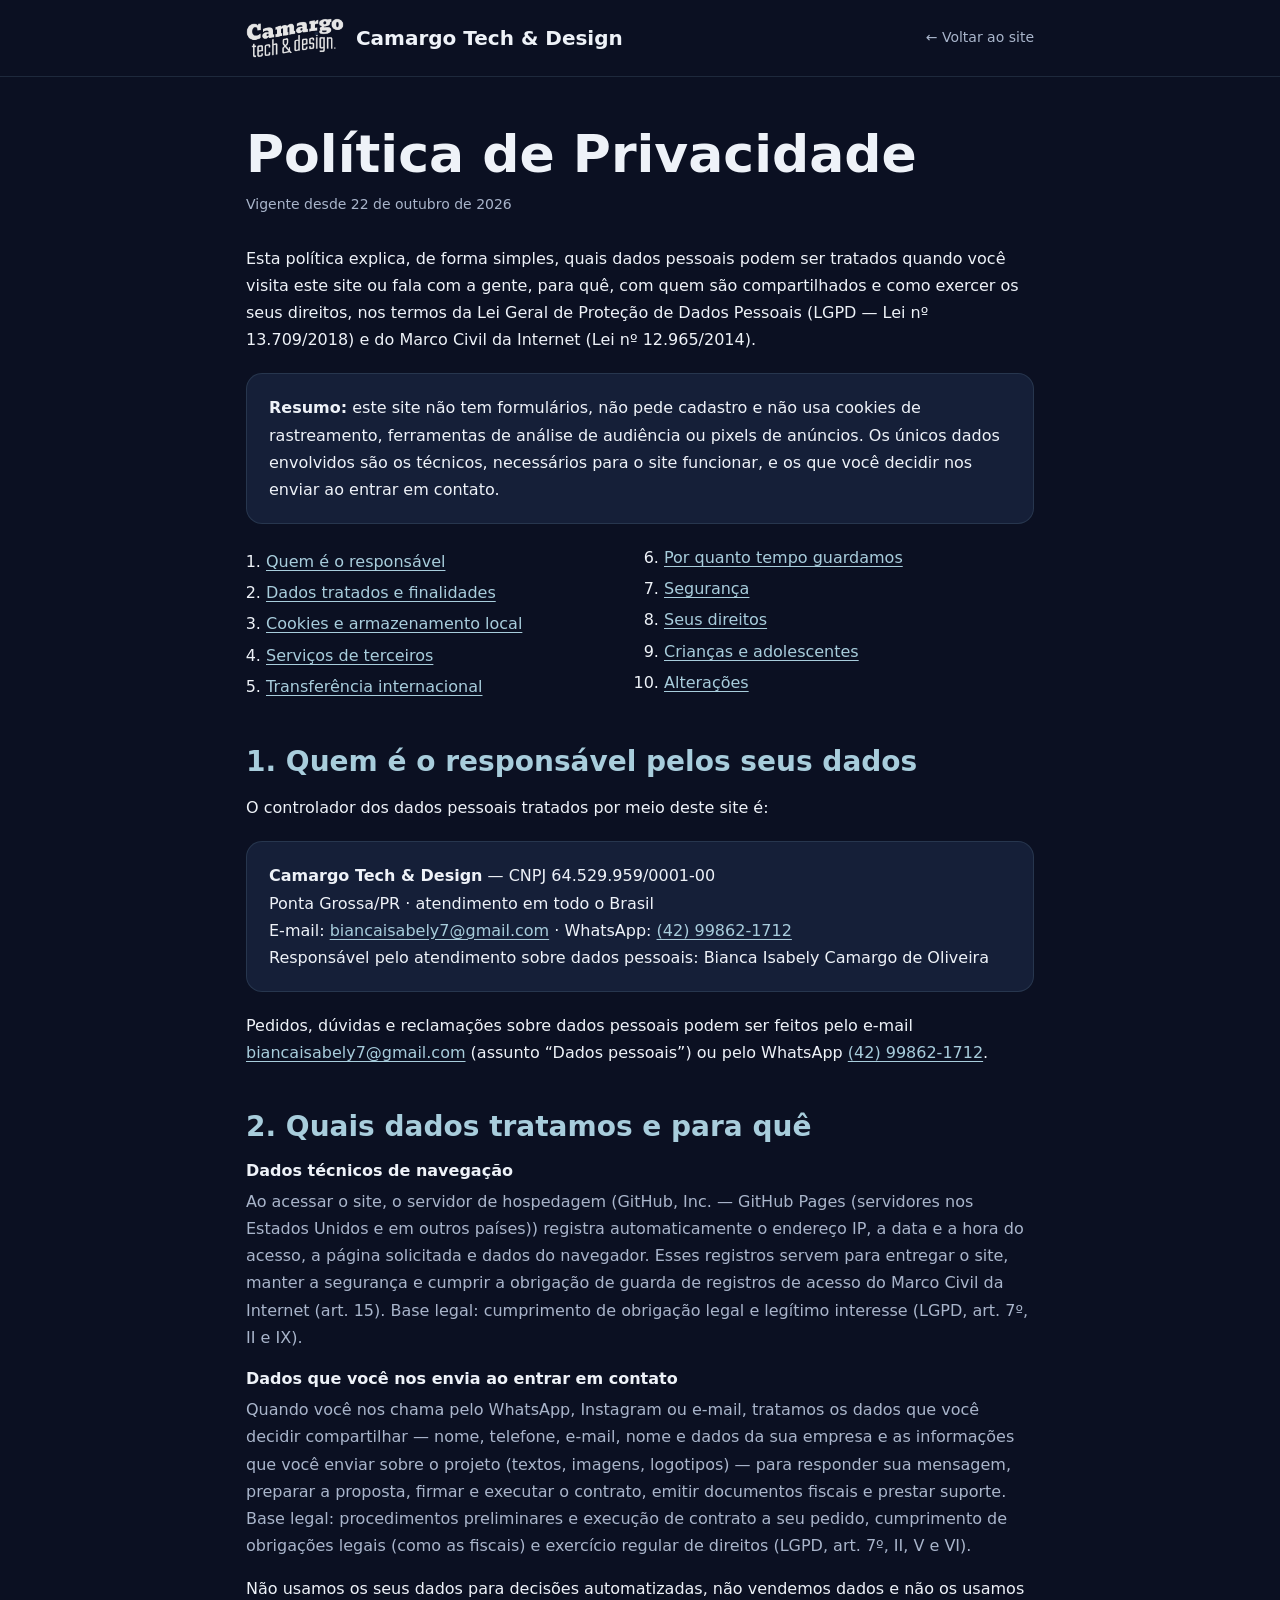
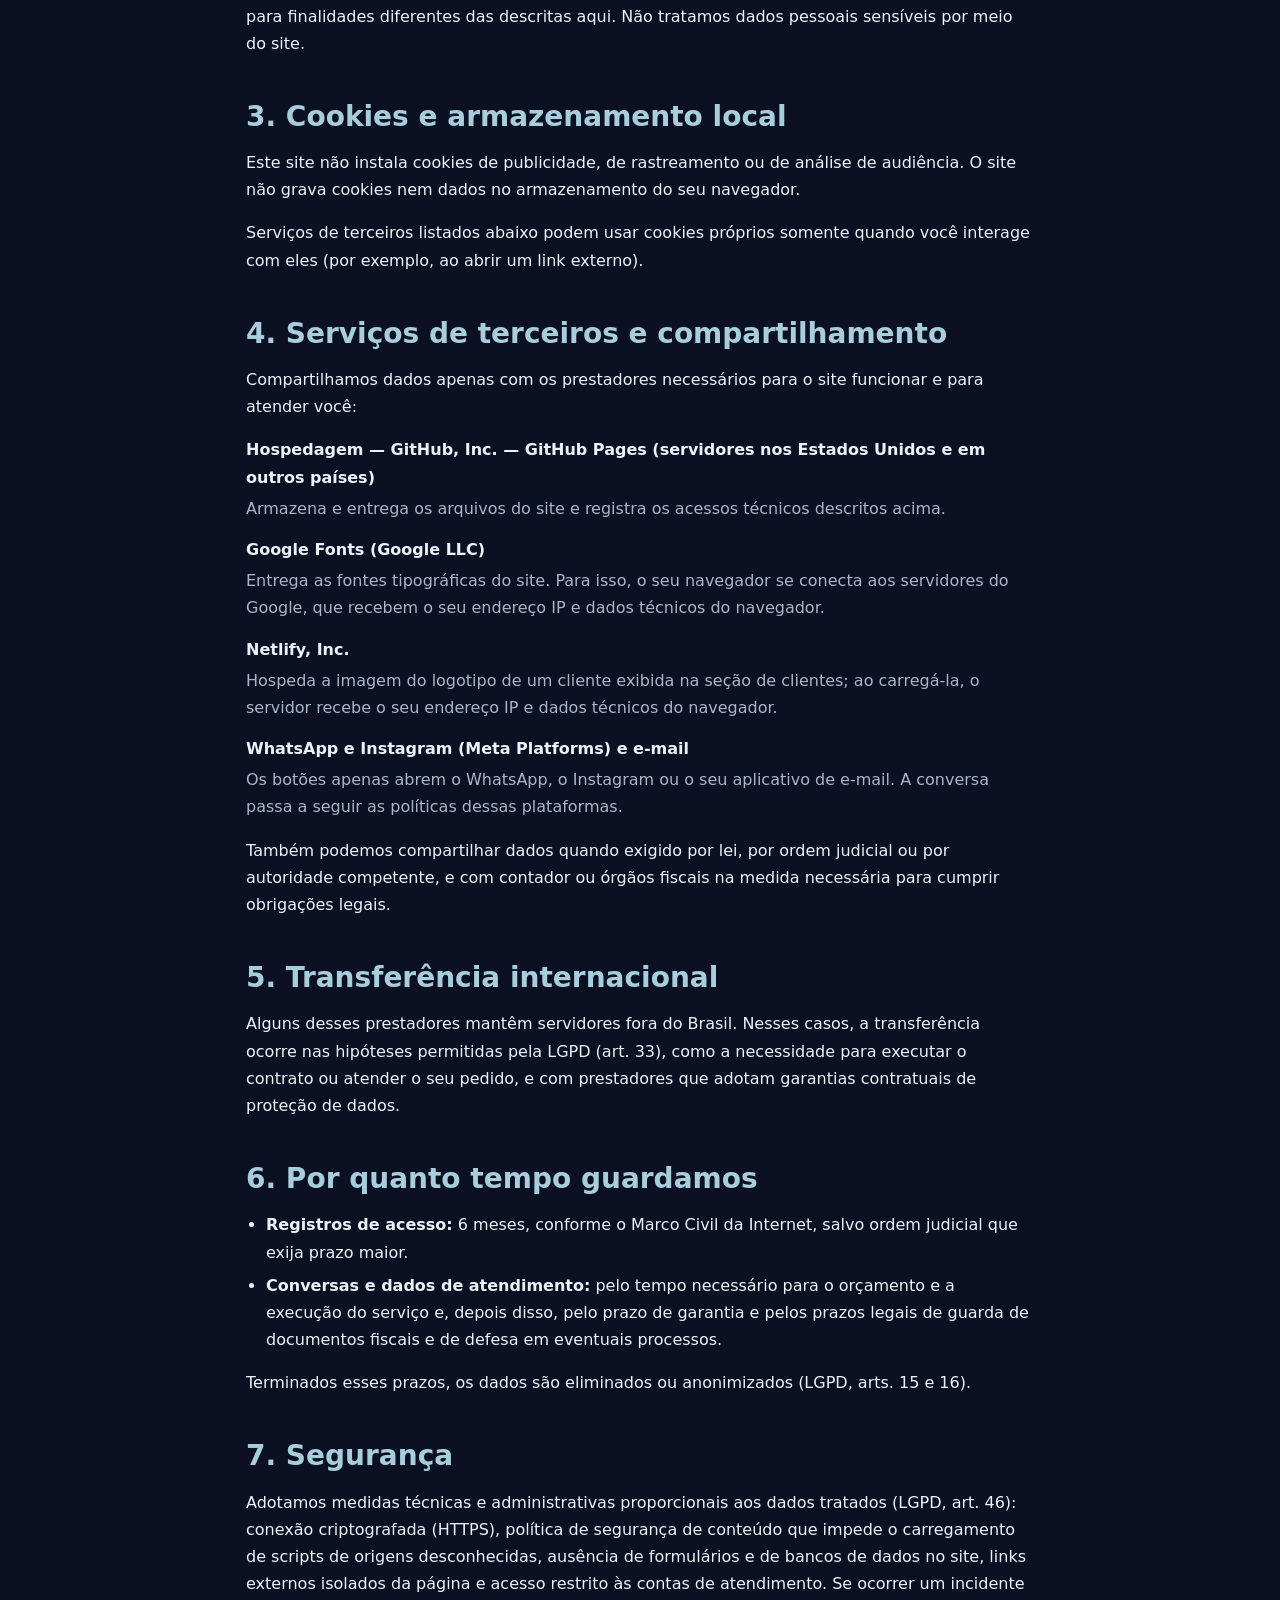
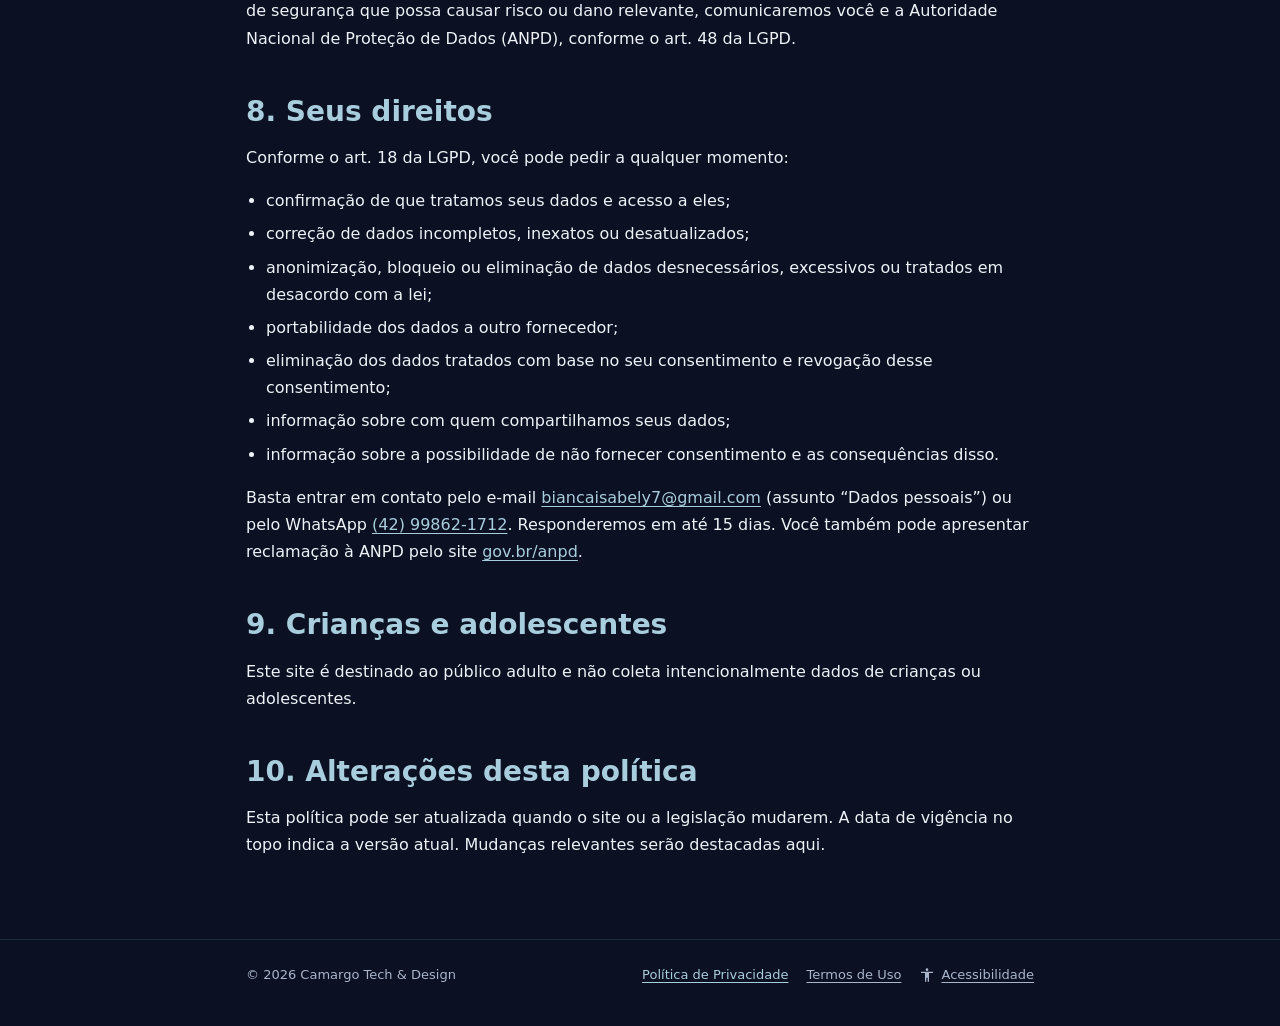
<file: privacidade.html>
<!DOCTYPE html>
<html lang="pt-BR">
<head>
<meta charset="UTF-8">
<meta name="viewport" content="width=device-width, initial-scale=1.0">
<meta http-equiv="Content-Security-Policy" content="default-src 'self'; script-src 'self' 'unsafe-inline'; style-src 'self' 'unsafe-inline' https://fonts.googleapis.com; font-src https://fonts.gstatic.com; img-src 'self' data:; connect-src 'self'; frame-src 'none'; object-src 'none'; base-uri 'self'; form-action 'none'; upgrade-insecure-requests">
<meta name="referrer" content="strict-origin-when-cross-origin">
<title>Política de Privacidade · Camargo Tech &amp; Design</title>
    <link rel="canonical" href="https://camargotechdesign.com.br/privacidade.html">
    <meta property="og:type" content="website">
    <meta property="og:locale" content="pt_BR">
    <meta property="og:site_name" content="Camargo Tech &amp; Design">
    <meta property="og:title" content="Política de Privacidade · Camargo Tech &amp; Design">
    <meta property="og:description" content="Como Camargo Tech &amp; Design trata dados pessoais, conforme a LGPD.">
    <meta property="og:url" content="https://camargotechdesign.com.br/privacidade.html">
    <meta property="og:image" content="https://camargotechdesign.com.br/og-image.jpg">
    <link rel="icon" href="/favicon.ico" sizes="any">
    <link rel="apple-touch-icon" href="/apple-touch-icon.png">

<meta name="description" content="Como Camargo Tech &amp; Design trata dados pessoais, conforme a LGPD.">
<meta name="robots" content="index, follow">
<link rel="preconnect" href="https://fonts.googleapis.com">
<link rel="preconnect" href="https://fonts.gstatic.com" crossorigin>
<link href="https://fonts.googleapis.com/css2?family=Plus+Jakarta+Sans:wght@400;500;600;700;800&display=swap" rel="stylesheet">
<style>
:root{--bg:#0b1022;--card:#151f38;--line:rgba(131,172,189,.16);--text:#eef2f8;--muted:#a9b5cb;--accent:#a8cddc;--accent-2:#4f7fa0;
  --titulo:'Plus Jakarta Sans',system-ui,-apple-system,'Segoe UI',sans-serif;--corpo:'Plus Jakarta Sans',system-ui,-apple-system,'Segoe UI',sans-serif;--titulo-ls:0;--titulo-peso:800}
*{box-sizing:border-box}
html{scroll-behavior:smooth}
@media (prefers-reduced-motion:reduce){html{scroll-behavior:auto}}
body{margin:0;background:var(--bg);color:var(--text);font-family:var(--corpo);font-size:16px;line-height:1.7;-webkit-font-smoothing:antialiased}
a{color:var(--accent);text-underline-offset:3px}
a:hover{color:var(--text)}
a:focus-visible,button:focus-visible{outline:2px solid var(--accent);outline-offset:3px;border-radius:4px}
.skip{position:absolute;left:-999px;top:8px;background:var(--accent);color:#000;padding:8px 14px;border-radius:8px;z-index:9}
.skip:focus{left:16px}
.wrap{max-width:820px;margin:0 auto;padding:0 16px}
header{border-bottom:1px solid var(--line);padding:18px 0;position:sticky;top:0;background:var(--bg);z-index:5}
header .wrap{display:flex;align-items:center;justify-content:space-between;gap:16px}
.brand{display:flex;align-items:center;gap:12px;color:var(--text);text-decoration:none;font-family:var(--titulo);letter-spacing:var(--titulo-ls);font-weight:var(--titulo-peso);font-size:20px}
.brand img{height:40px;width:auto}
.back{color:var(--muted);text-decoration:none;font-size:14px;white-space:nowrap}
.back:hover{color:var(--accent)}
main{padding:48px 0 64px}
h1,h2{font-family:var(--titulo);letter-spacing:var(--titulo-ls);font-weight:var(--titulo-peso);line-height:1.15}
h1{font-size:clamp(34px,7vw,52px);margin:0 0 8px}
h2{font-size:clamp(22px,4vw,28px);margin:44px 0 12px;color:var(--accent);scroll-margin-top:90px}
.meta{color:var(--muted);font-size:14px;margin:0 0 28px}
.box{background:var(--card);border:1px solid var(--line);border-radius:16px;padding:20px 22px;margin:20px 0}
.toc{columns:2;column-gap:28px;padding-left:20px;margin:0}
@media(max-width:600px){.toc{columns:1}}
.toc li{margin:4px 0;break-inside:avoid}
ul.lista{padding-left:20px}
ul.lista li{margin:6px 0}
dl{margin:0}
dt{font-weight:700;margin-top:14px}
dd{margin:4px 0 0;color:var(--muted)}
code{background:rgba(255,255,255,.06);padding:1px 6px;border-radius:6px;font-size:.9em}
footer{border-top:1px solid var(--line);padding:24px 0 40px;color:var(--muted);font-size:13px}
footer .wrap{display:flex;flex-wrap:wrap;gap:8px 18px;justify-content:space-between}
footer nav{display:flex;flex-wrap:wrap;gap:8px 18px}
footer a{color:var(--muted)}
footer a[aria-current]{color:var(--accent)}
.a11y{display:inline-flex;align-items:center;gap:6px}
.a11y svg{width:16px;height:16px}
</style>
</head>
<body>
<a class="skip" href="#conteudo">Pular para o conteúdo</a>
<header>
  <div class="wrap">
    <a class="brand" href="./"><img src="logo-camargo.png" alt="">Camargo Tech &amp; Design</a>
    <a class="back" href="./">← Voltar ao site</a>
  </div>
</header>
<main id="conteudo">
  <div class="wrap">
    <h1>Política de Privacidade</h1>
    <p class="meta">Vigente desde 22 de outubro de 2026</p>
    <p>Esta política explica, de forma simples, quais dados pessoais podem ser tratados quando você visita este site ou fala com a gente, para quê, com quem são compartilhados e como exercer os seus direitos, nos termos da Lei Geral de Proteção de Dados Pessoais (LGPD — Lei nº 13.709/2018) e do Marco Civil da Internet (Lei nº 12.965/2014).</p>
    <div class="box"><strong>Resumo:</strong> este site não tem formulários, não pede cadastro e não usa cookies de rastreamento, ferramentas de análise de audiência ou pixels de anúncios. Os únicos dados envolvidos são os técnicos, necessários para o site funcionar, e os que você decidir nos enviar ao entrar em contato.</div>
    <nav aria-label="Nesta página"><ol class="toc">
      <li><a href="#controlador">Quem é o responsável</a></li>
      <li><a href="#dados">Dados tratados e finalidades</a></li>
      <li><a href="#cookies">Cookies e armazenamento local</a></li>
      <li><a href="#terceiros">Serviços de terceiros</a></li>
      <li><a href="#internacional">Transferência internacional</a></li>
      <li><a href="#retencao">Por quanto tempo guardamos</a></li>
      <li><a href="#seguranca">Segurança</a></li>
      <li><a href="#direitos">Seus direitos</a></li>
      <li><a href="#criancas">Crianças e adolescentes</a></li>
      <li><a href="#alteracoes">Alterações</a></li>
    </ol></nav>

    <h2 id="controlador">1. Quem é o responsável pelos seus dados</h2>
    <p>O controlador dos dados pessoais tratados por meio deste site é:</p>
    <div class="box"><strong>Camargo Tech &amp; Design</strong> — CNPJ 64.529.959/0001-00<br>
Ponta Grossa/PR · atendimento em todo o Brasil<br>
E-mail: <a href="mailto:biancaisabely7@gmail.com">biancaisabely7@gmail.com</a> · WhatsApp: <a href="https://wa.me/5542998621712" target="_blank" rel="noopener noreferrer">(42) 99862-1712</a><br>
Responsável pelo atendimento sobre dados pessoais: Bianca Isabely Camargo de Oliveira</div>
    <p>Pedidos, dúvidas e reclamações sobre dados pessoais podem ser feitos pelo e-mail <a href="mailto:biancaisabely7@gmail.com?subject=Dados%20pessoais%20(LGPD)">biancaisabely7@gmail.com</a> (assunto “Dados pessoais”) ou pelo WhatsApp <a href="https://wa.me/5542998621712" target="_blank" rel="noopener noreferrer">(42) 99862-1712</a>.</p>

    <h2 id="dados">2. Quais dados tratamos e para quê</h2>
    <dl>
      <dt>Dados técnicos de navegação</dt>
      <dd>Ao acessar o site, o servidor de hospedagem (GitHub, Inc. — GitHub Pages (servidores nos Estados Unidos e em outros países)) registra automaticamente o endereço IP, a data e a hora do acesso, a página solicitada e dados do navegador. Esses registros servem para entregar o site, manter a segurança e cumprir a obrigação de guarda de registros de acesso do Marco Civil da Internet (art. 15). Base legal: cumprimento de obrigação legal e legítimo interesse (LGPD, art. 7º, II e IX).</dd>
      <dt>Dados que você nos envia ao entrar em contato</dt>
      <dd>Quando você nos chama pelo WhatsApp, Instagram ou e-mail, tratamos os dados que você decidir compartilhar — nome, telefone, e-mail, nome e dados da sua empresa e as informações que você enviar sobre o projeto (textos, imagens, logotipos) — para responder sua mensagem, preparar a proposta, firmar e executar o contrato, emitir documentos fiscais e prestar suporte. Base legal: procedimentos preliminares e execução de contrato a seu pedido, cumprimento de obrigações legais (como as fiscais) e exercício regular de direitos (LGPD, art. 7º, II, V e VI).</dd>
    </dl>
    <p>Não usamos os seus dados para decisões automatizadas, não vendemos dados e não os usamos para finalidades diferentes das descritas aqui. Não tratamos dados pessoais sensíveis por meio do site.</p>

    <h2 id="cookies">3. Cookies e armazenamento local</h2>
    <p>Este site não instala cookies de publicidade, de rastreamento ou de análise de audiência. O site não grava cookies nem dados no armazenamento do seu navegador.</p>
    <p>Serviços de terceiros listados abaixo podem usar cookies próprios somente quando você interage com eles (por exemplo, ao abrir um link externo).</p>

    <h2 id="terceiros">4. Serviços de terceiros e compartilhamento</h2>
    <p>Compartilhamos dados apenas com os prestadores necessários para o site funcionar e para atender você:</p>
    <dl>
    <dt>Hospedagem — GitHub, Inc. — GitHub Pages (servidores nos Estados Unidos e em outros países)</dt><dd>Armazena e entrega os arquivos do site e registra os acessos técnicos descritos acima.</dd>
    <dt>Google Fonts (Google LLC)</dt><dd>Entrega as fontes tipográficas do site. Para isso, o seu navegador se conecta aos servidores do Google, que recebem o seu endereço IP e dados técnicos do navegador.</dd>
    <dt>Netlify, Inc.</dt><dd>Hospeda a imagem do logotipo de um cliente exibida na seção de clientes; ao carregá-la, o servidor recebe o seu endereço IP e dados técnicos do navegador.</dd>
    <dt>WhatsApp e Instagram (Meta Platforms) e e-mail</dt><dd>Os botões apenas abrem o WhatsApp, o Instagram ou o seu aplicativo de e-mail. A conversa passa a seguir as políticas dessas plataformas.</dd>
    </dl>
    <p>Também podemos compartilhar dados quando exigido por lei, por ordem judicial ou por autoridade competente, e com contador ou órgãos fiscais na medida necessária para cumprir obrigações legais.</p>

    <h2 id="internacional">5. Transferência internacional</h2>
    <p>Alguns desses prestadores mantêm servidores fora do Brasil. Nesses casos, a transferência ocorre nas hipóteses permitidas pela LGPD (art. 33), como a necessidade para executar o contrato ou atender o seu pedido, e com prestadores que adotam garantias contratuais de proteção de dados.</p>

    <h2 id="retencao">6. Por quanto tempo guardamos</h2>
    <ul class="lista">
      <li><strong>Registros de acesso:</strong> 6 meses, conforme o Marco Civil da Internet, salvo ordem judicial que exija prazo maior.</li>
      <li><strong>Conversas e dados de atendimento:</strong> pelo tempo necessário para o orçamento e a execução do serviço e, depois disso, pelo prazo de garantia e pelos prazos legais de guarda de documentos fiscais e de defesa em eventuais processos.</li>
    </ul>
    <p>Terminados esses prazos, os dados são eliminados ou anonimizados (LGPD, arts. 15 e 16).</p>

    <h2 id="seguranca">7. Segurança</h2>
    <p>Adotamos medidas técnicas e administrativas proporcionais aos dados tratados (LGPD, art. 46): conexão criptografada (HTTPS), política de segurança de conteúdo que impede o carregamento de scripts de origens desconhecidas, ausência de formulários e de bancos de dados no site, links externos isolados da página e acesso restrito às contas de atendimento. Se ocorrer um incidente de segurança que possa causar risco ou dano relevante, comunicaremos você e a Autoridade Nacional de Proteção de Dados (ANPD), conforme o art. 48 da LGPD.</p>

    <h2 id="direitos">8. Seus direitos</h2>
    <p>Conforme o art. 18 da LGPD, você pode pedir a qualquer momento:</p>
    <ul class="lista">
      <li>confirmação de que tratamos seus dados e acesso a eles;</li>
      <li>correção de dados incompletos, inexatos ou desatualizados;</li>
      <li>anonimização, bloqueio ou eliminação de dados desnecessários, excessivos ou tratados em desacordo com a lei;</li>
      <li>portabilidade dos dados a outro fornecedor;</li>
      <li>eliminação dos dados tratados com base no seu consentimento e revogação desse consentimento;</li>
      <li>informação sobre com quem compartilhamos seus dados;</li>
      <li>informação sobre a possibilidade de não fornecer consentimento e as consequências disso.</li>
    </ul>
    <p>Basta entrar em contato pelo e-mail <a href="mailto:biancaisabely7@gmail.com?subject=Dados%20pessoais%20(LGPD)">biancaisabely7@gmail.com</a> (assunto “Dados pessoais”) ou pelo WhatsApp <a href="https://wa.me/5542998621712" target="_blank" rel="noopener noreferrer">(42) 99862-1712</a>. Responderemos em até 15 dias. Você também pode apresentar reclamação à ANPD pelo site <a href="https://www.gov.br/anpd" target="_blank" rel="noopener noreferrer">gov.br/anpd</a>.</p>

    <h2 id="criancas">9. Crianças e adolescentes</h2>
    <p>Este site é destinado ao público adulto e não coleta intencionalmente dados de crianças ou adolescentes.</p>

    <h2 id="alteracoes">10. Alterações desta política</h2>
    <p>Esta política pode ser atualizada quando o site ou a legislação mudarem. A data de vigência no topo indica a versão atual. Mudanças relevantes serão destacadas aqui.</p>
  </div>
</main>
<footer>
  <div class="wrap">
    <span>© <span id="ano">2026</span> Camargo Tech &amp; Design</span>
    <nav aria-label="Documentos legais">
      <a href="privacidade.html" aria-current="page">Política de Privacidade</a>
      <a href="termos.html">Termos de Uso</a>
      <a class="a11y" href="termos.html#acessibilidade"><svg viewBox="0 0 24 24" aria-hidden="true" fill="currentColor"><circle cx="12" cy="4" r="2"/><path d="M21 9h-6v13h-2v-6h-2v6H9V9H3V7h18v2z"/></svg> Acessibilidade</a>
    </nav>
  </div>
</footer>
<script>document.getElementById('ano').textContent=new Date().getFullYear();</script>
</body>
</html>
</file>
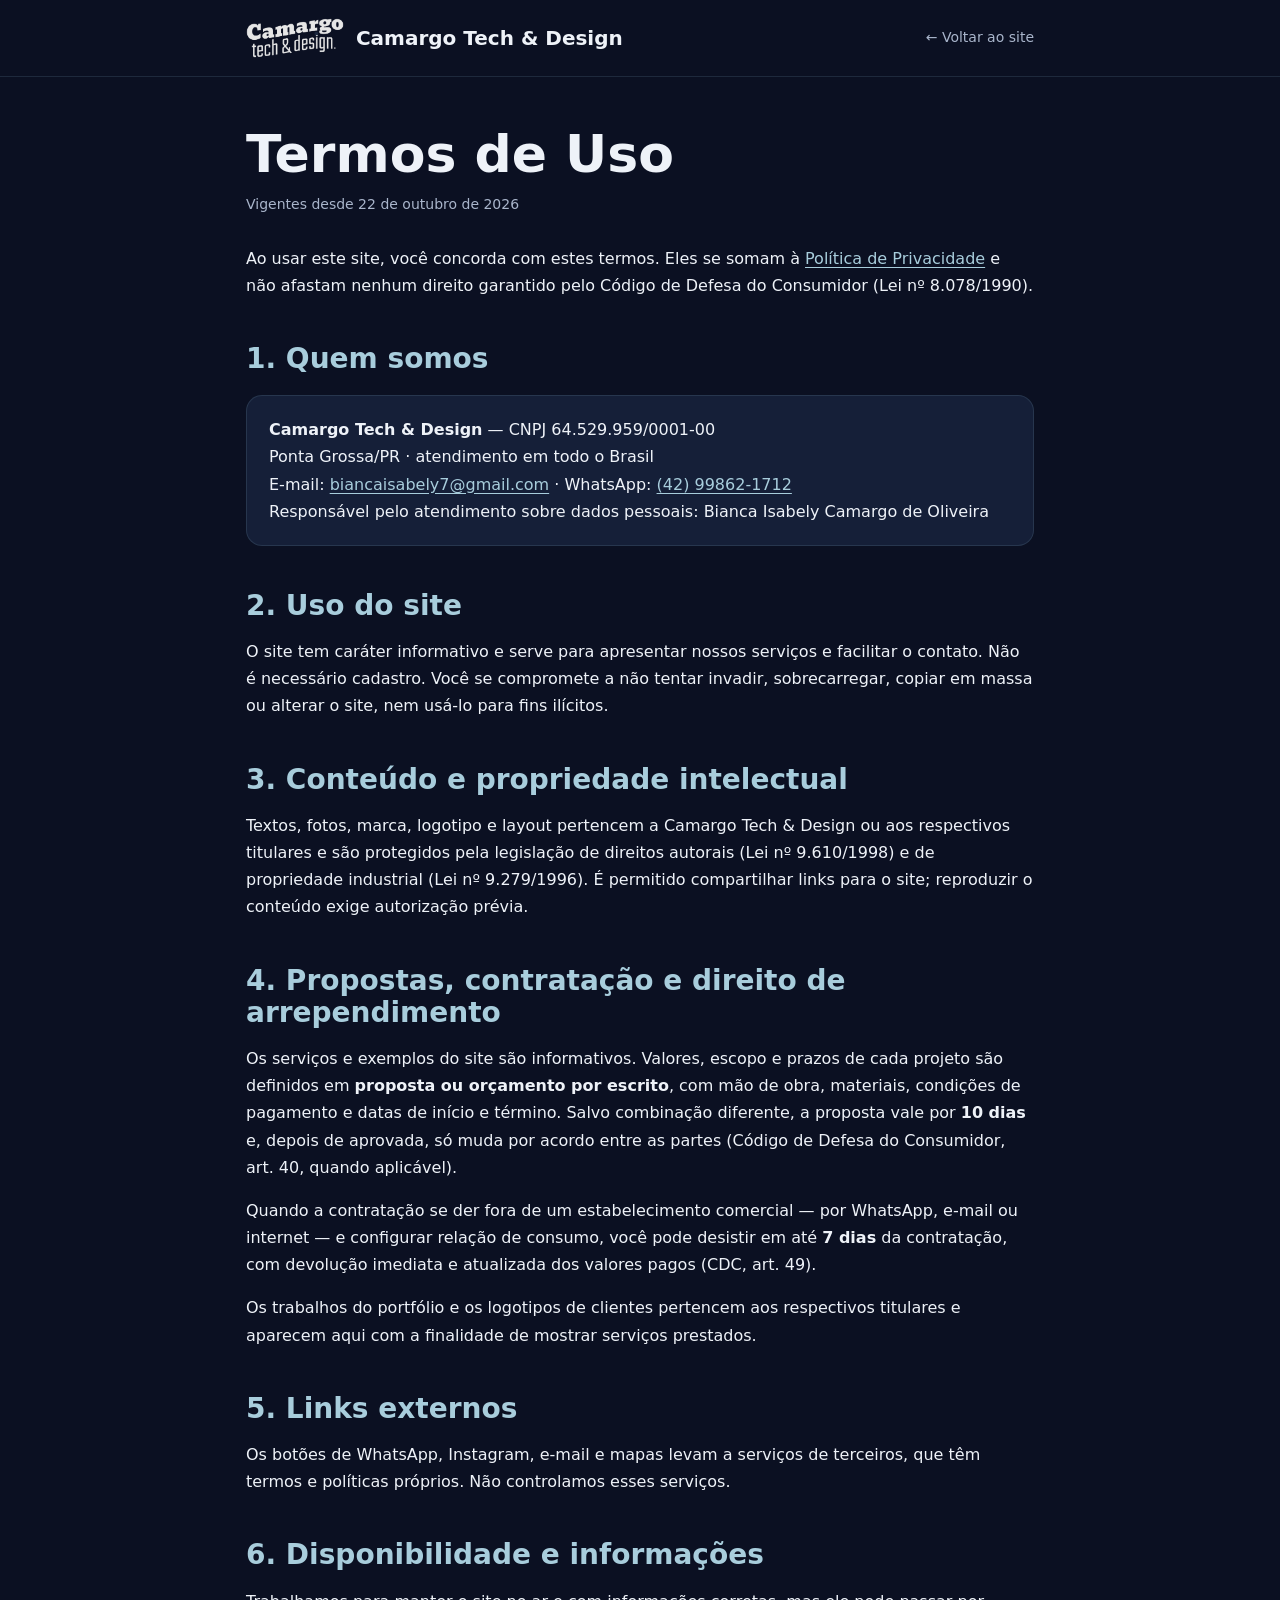
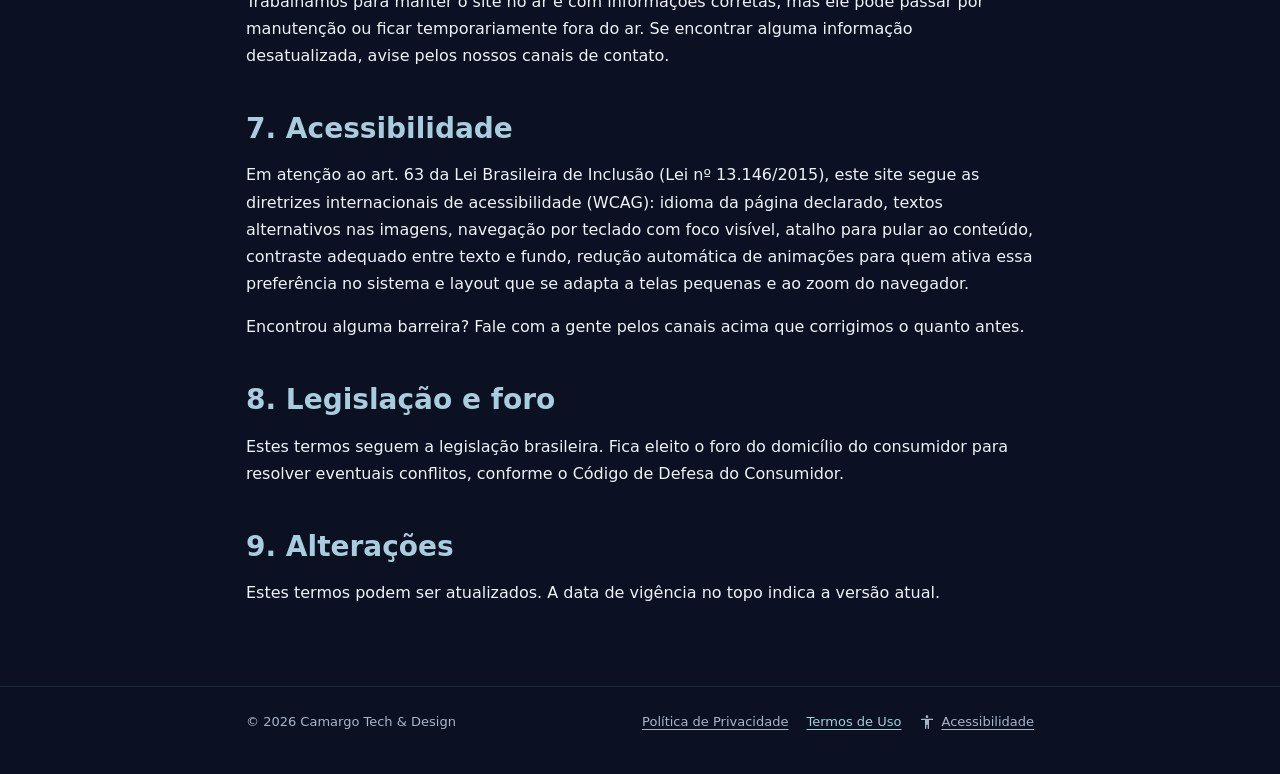
<file: termos.html>
<!DOCTYPE html>
<html lang="pt-BR">
<head>
<meta charset="UTF-8">
<meta name="viewport" content="width=device-width, initial-scale=1.0">
<meta http-equiv="Content-Security-Policy" content="default-src 'self'; script-src 'self' 'unsafe-inline'; style-src 'self' 'unsafe-inline' https://fonts.googleapis.com; font-src https://fonts.gstatic.com; img-src 'self' data:; connect-src 'self'; frame-src 'none'; object-src 'none'; base-uri 'self'; form-action 'none'; upgrade-insecure-requests">
<meta name="referrer" content="strict-origin-when-cross-origin">
<title>Termos de Uso · Camargo Tech &amp; Design</title>
    <link rel="canonical" href="https://camargotechdesign.com.br/termos.html">
    <meta property="og:type" content="website">
    <meta property="og:locale" content="pt_BR">
    <meta property="og:site_name" content="Camargo Tech &amp; Design">
    <meta property="og:title" content="Termos de Uso · Camargo Tech &amp; Design">
    <meta property="og:description" content="Termos de uso e declaração de acessibilidade do site de Camargo Tech &amp; Design.">
    <meta property="og:url" content="https://camargotechdesign.com.br/termos.html">
    <meta property="og:image" content="https://camargotechdesign.com.br/og-image.jpg">
    <link rel="icon" href="/favicon.ico" sizes="any">
    <link rel="apple-touch-icon" href="/apple-touch-icon.png">

<meta name="description" content="Termos de uso e declaração de acessibilidade do site de Camargo Tech &amp; Design.">
<meta name="robots" content="index, follow">
<link rel="preconnect" href="https://fonts.googleapis.com">
<link rel="preconnect" href="https://fonts.gstatic.com" crossorigin>
<link href="https://fonts.googleapis.com/css2?family=Plus+Jakarta+Sans:wght@400;500;600;700;800&display=swap" rel="stylesheet">
<style>
:root{--bg:#0b1022;--card:#151f38;--line:rgba(131,172,189,.16);--text:#eef2f8;--muted:#a9b5cb;--accent:#a8cddc;--accent-2:#4f7fa0;
  --titulo:'Plus Jakarta Sans',system-ui,-apple-system,'Segoe UI',sans-serif;--corpo:'Plus Jakarta Sans',system-ui,-apple-system,'Segoe UI',sans-serif;--titulo-ls:0;--titulo-peso:800}
*{box-sizing:border-box}
html{scroll-behavior:smooth}
@media (prefers-reduced-motion:reduce){html{scroll-behavior:auto}}
body{margin:0;background:var(--bg);color:var(--text);font-family:var(--corpo);font-size:16px;line-height:1.7;-webkit-font-smoothing:antialiased}
a{color:var(--accent);text-underline-offset:3px}
a:hover{color:var(--text)}
a:focus-visible,button:focus-visible{outline:2px solid var(--accent);outline-offset:3px;border-radius:4px}
.skip{position:absolute;left:-999px;top:8px;background:var(--accent);color:#000;padding:8px 14px;border-radius:8px;z-index:9}
.skip:focus{left:16px}
.wrap{max-width:820px;margin:0 auto;padding:0 16px}
header{border-bottom:1px solid var(--line);padding:18px 0;position:sticky;top:0;background:var(--bg);z-index:5}
header .wrap{display:flex;align-items:center;justify-content:space-between;gap:16px}
.brand{display:flex;align-items:center;gap:12px;color:var(--text);text-decoration:none;font-family:var(--titulo);letter-spacing:var(--titulo-ls);font-weight:var(--titulo-peso);font-size:20px}
.brand img{height:40px;width:auto}
.back{color:var(--muted);text-decoration:none;font-size:14px;white-space:nowrap}
.back:hover{color:var(--accent)}
main{padding:48px 0 64px}
h1,h2{font-family:var(--titulo);letter-spacing:var(--titulo-ls);font-weight:var(--titulo-peso);line-height:1.15}
h1{font-size:clamp(34px,7vw,52px);margin:0 0 8px}
h2{font-size:clamp(22px,4vw,28px);margin:44px 0 12px;color:var(--accent);scroll-margin-top:90px}
.meta{color:var(--muted);font-size:14px;margin:0 0 28px}
.box{background:var(--card);border:1px solid var(--line);border-radius:16px;padding:20px 22px;margin:20px 0}
.toc{columns:2;column-gap:28px;padding-left:20px;margin:0}
@media(max-width:600px){.toc{columns:1}}
.toc li{margin:4px 0;break-inside:avoid}
ul.lista{padding-left:20px}
ul.lista li{margin:6px 0}
dl{margin:0}
dt{font-weight:700;margin-top:14px}
dd{margin:4px 0 0;color:var(--muted)}
code{background:rgba(255,255,255,.06);padding:1px 6px;border-radius:6px;font-size:.9em}
footer{border-top:1px solid var(--line);padding:24px 0 40px;color:var(--muted);font-size:13px}
footer .wrap{display:flex;flex-wrap:wrap;gap:8px 18px;justify-content:space-between}
footer nav{display:flex;flex-wrap:wrap;gap:8px 18px}
footer a{color:var(--muted)}
footer a[aria-current]{color:var(--accent)}
.a11y{display:inline-flex;align-items:center;gap:6px}
.a11y svg{width:16px;height:16px}
</style>
</head>
<body>
<a class="skip" href="#conteudo">Pular para o conteúdo</a>
<header>
  <div class="wrap">
    <a class="brand" href="./"><img src="logo-camargo.png" alt="">Camargo Tech &amp; Design</a>
    <a class="back" href="./">← Voltar ao site</a>
  </div>
</header>
<main id="conteudo">
  <div class="wrap">
    <h1>Termos de Uso</h1>
    <p class="meta">Vigentes desde 22 de outubro de 2026</p>
    <p>Ao usar este site, você concorda com estes termos. Eles se somam à <a href="privacidade.html">Política de Privacidade</a> e não afastam nenhum direito garantido pelo Código de Defesa do Consumidor (Lei nº 8.078/1990).</p>

    <h2 id="quem">1. Quem somos</h2>
    <div class="box"><strong>Camargo Tech &amp; Design</strong> — CNPJ 64.529.959/0001-00<br>
Ponta Grossa/PR · atendimento em todo o Brasil<br>
E-mail: <a href="mailto:biancaisabely7@gmail.com">biancaisabely7@gmail.com</a> · WhatsApp: <a href="https://wa.me/5542998621712" target="_blank" rel="noopener noreferrer">(42) 99862-1712</a><br>
Responsável pelo atendimento sobre dados pessoais: Bianca Isabely Camargo de Oliveira</div>

    <h2 id="uso">2. Uso do site</h2>
    <p>O site tem caráter informativo e serve para apresentar nossos serviços e facilitar o contato. Não é necessário cadastro. Você se compromete a não tentar invadir, sobrecarregar, copiar em massa ou alterar o site, nem usá-lo para fins ilícitos.</p>

    <h2 id="conteudo">3. Conteúdo e propriedade intelectual</h2>
    <p>Textos, fotos, marca, logotipo e layout pertencem a Camargo Tech & Design ou aos respectivos titulares e são protegidos pela legislação de direitos autorais (Lei nº 9.610/1998) e de propriedade industrial (Lei nº 9.279/1996). É permitido compartilhar links para o site; reproduzir o conteúdo exige autorização prévia.</p>

<h2 id="servicos">4. Propostas, contratação e direito de arrependimento</h2>
<p>Os serviços e exemplos do site são informativos. Valores, escopo e prazos de cada projeto são definidos em <strong>proposta ou orçamento por escrito</strong>, com mão de obra, materiais, condições de pagamento e datas de início e término. Salvo combinação diferente, a proposta vale por <strong>10 dias</strong> e, depois de aprovada, só muda por acordo entre as partes (Código de Defesa do Consumidor, art. 40, quando aplicável).</p>
<p>Quando a contratação se der fora de um estabelecimento comercial — por WhatsApp, e-mail ou internet — e configurar relação de consumo, você pode desistir em até <strong>7 dias</strong> da contratação, com devolução imediata e atualizada dos valores pagos (CDC, art. 49).</p>
<p>Os trabalhos do portfólio e os logotipos de clientes pertencem aos respectivos titulares e aparecem aqui com a finalidade de mostrar serviços prestados.</p>

    <h2 id="links">5. Links externos</h2>
    <p>Os botões de WhatsApp, Instagram, e-mail e mapas levam a serviços de terceiros, que têm termos e políticas próprios. Não controlamos esses serviços.</p>

    <h2 id="disponibilidade">6. Disponibilidade e informações</h2>
    <p>Trabalhamos para manter o site no ar e com informações corretas, mas ele pode passar por manutenção ou ficar temporariamente fora do ar. Se encontrar alguma informação desatualizada, avise pelos nossos canais de contato.</p>

    <h2 id="acessibilidade">7. Acessibilidade</h2>
    <p>Em atenção ao art. 63 da Lei Brasileira de Inclusão (Lei nº 13.146/2015), este site segue as diretrizes internacionais de acessibilidade (WCAG): idioma da página declarado, textos alternativos nas imagens, navegação por teclado com foco visível, atalho para pular ao conteúdo, contraste adequado entre texto e fundo, redução automática de animações para quem ativa essa preferência no sistema e layout que se adapta a telas pequenas e ao zoom do navegador.</p>
    <p>Encontrou alguma barreira? Fale com a gente pelos canais acima que corrigimos o quanto antes.</p>

    <h2 id="lei">8. Legislação e foro</h2>
    <p>Estes termos seguem a legislação brasileira. Fica eleito o foro do domicílio do consumidor para resolver eventuais conflitos, conforme o Código de Defesa do Consumidor.</p>

    <h2 id="alteracoes">9. Alterações</h2>
    <p>Estes termos podem ser atualizados. A data de vigência no topo indica a versão atual.</p>
  </div>
</main>
<footer>
  <div class="wrap">
    <span>© <span id="ano">2026</span> Camargo Tech &amp; Design</span>
    <nav aria-label="Documentos legais">
      <a href="privacidade.html">Política de Privacidade</a>
      <a href="termos.html" aria-current="page">Termos de Uso</a>
      <a class="a11y" href="termos.html#acessibilidade"><svg viewBox="0 0 24 24" aria-hidden="true" fill="currentColor"><circle cx="12" cy="4" r="2"/><path d="M21 9h-6v13h-2v-6h-2v6H9V9H3V7h18v2z"/></svg> Acessibilidade</a>
    </nav>
  </div>
</footer>
<script>document.getElementById('ano').textContent=new Date().getFullYear();</script>
</body>
</html>
</file>
